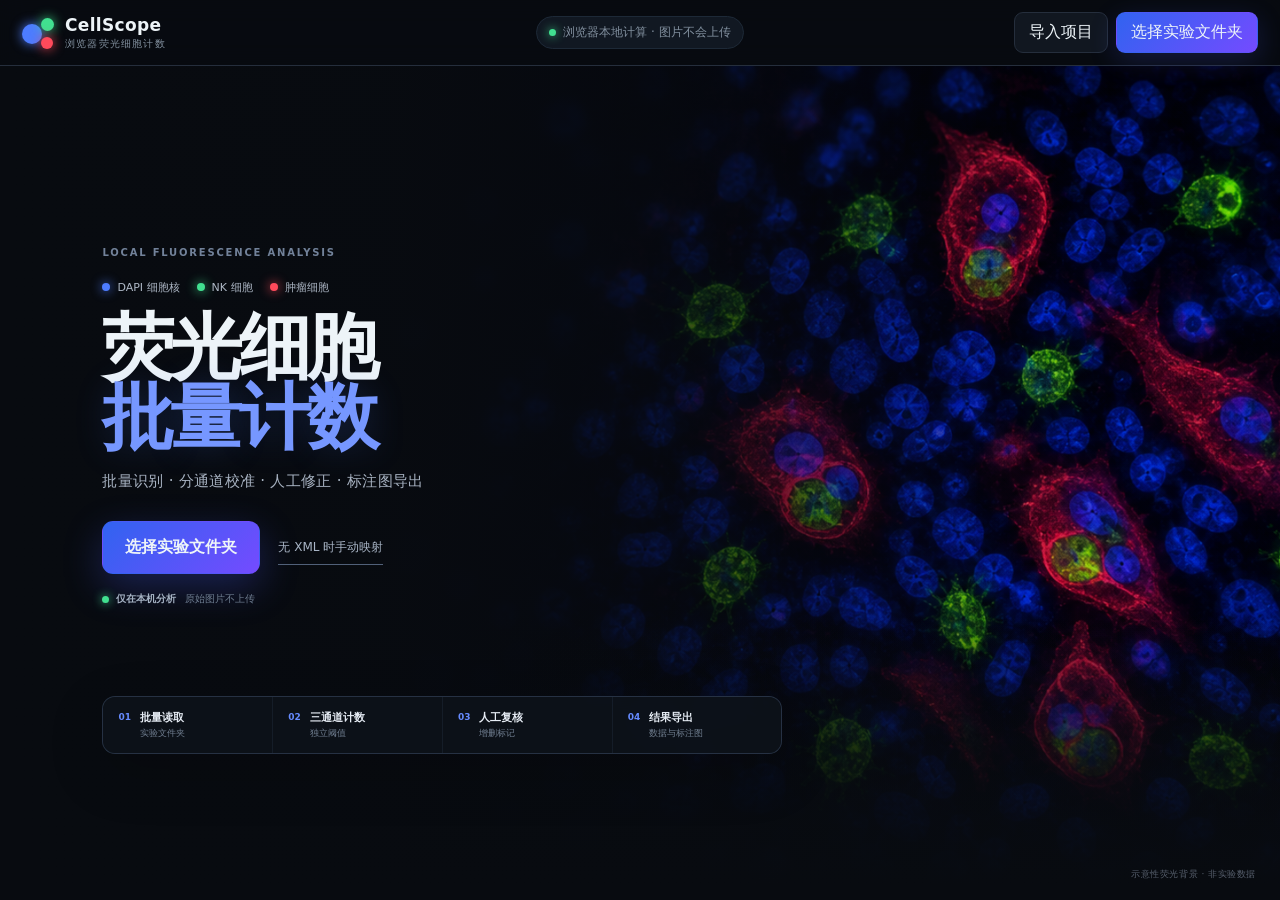
<file: index.html>
<!doctype html>
<html lang="zh-CN">
<head>
  <meta charset="utf-8">
  <meta name="viewport" content="width=device-width, initial-scale=1">
  <meta name="color-scheme" content="dark">
  <meta http-equiv="Content-Security-Policy" content="default-src 'self'; script-src 'self'; style-src 'self' 'unsafe-inline'; img-src 'self' data: blob:; worker-src 'self' blob:; connect-src 'self'">
  <title>CellScope · 浏览器细胞计数</title>
  <link rel="icon" href="data:,">
  <link rel="stylesheet" href="static/styles.css?v=20260901-dapi-calibration1">
  <link rel="stylesheet" href="browser.css?v=20260901-dapi-calibration1">
</head>
<body>
  <header class="topbar">
    <div class="brand">
      <span class="brand-mark" aria-hidden="true"><i></i><i></i><i></i></span>
      <div><strong>CellScope</strong><small>浏览器荧光细胞计数</small></div>
    </div>
    <div class="privacy-pill"><span></span>浏览器本地计算 · 图片不会上传</div>
    <div class="top-actions">
      <label class="button ghost file-button">导入项目<input id="projectInput" type="file" accept=".json"></label>
      <label class="button primary file-button">选择实验文件夹<input id="folderInput" type="file" webkitdirectory multiple accept=".tif,.tiff,.png,.jpg,.jpeg,.xml"></label>
    </div>
  </header>

  <main id="appShell" class="app-shell empty">
    <section id="welcome" class="welcome">
      <img class="welcome-micrograph" src="static/assets/cellscope-fluorescence-hero.png" alt="" aria-hidden="true">
      <div class="welcome-content">
        <div class="eyebrow">LOCAL FLUORESCENCE ANALYSIS</div>
        <div class="biology-legend" aria-label="默认荧光通道">
          <span><i class="blue"></i>DAPI 细胞核</span>
          <span><i class="green"></i>NK 细胞</span>
          <span><i class="red"></i>肿瘤细胞</span>
        </div>
        <h1>荧光细胞<br><em>批量计数</em></h1>
        <p>批量识别 · 分通道校准 · 人工修正 · 标注图导出</p>
        <div class="welcome-actions">
          <label class="button primary large file-button">选择实验文件夹<input id="welcomeFolderInput" type="file" webkitdirectory multiple accept=".tif,.tiff,.png,.jpg,.jpeg,.xml"></label>
          <button class="welcome-link" id="mappingToggleBtn">无 XML 时手动映射</button>
        </div>
        <div class="local-assurance"><span></span><strong>仅在本机分析</strong>原始图片不上传</div>
      </div>
      <div id="mappingPanel" class="mapping-panel hidden">
        <label><span class="dot blue"></span>DAPI 后缀<input id="suffixDapi" value="_ch00"></label>
        <label><span class="dot green"></span>NK 后缀<input id="suffixNk" value="_ch01"></label>
        <label><span class="dot red"></span>肿瘤后缀<input id="suffixTumor" value="_ch02"></label>
      </div>
      <div class="capability-rail" aria-label="分析流程">
        <span><b>01</b><i>批量读取</i><small>实验文件夹</small></span>
        <span><b>02</b><i>三通道计数</i><small>独立阈值</small></span>
        <span><b>03</b><i>人工复核</i><small>增删标记</small></span>
        <span><b>04</b><i>结果导出</i><small>数据与标注图</small></span>
      </div>
      <small class="hero-image-note">示意性荧光背景 · 非实验数据</small>
    </section>

    <aside id="sidebar" class="sidebar hidden">
      <div class="project-heading">
        <span class="eyebrow">当前项目</span>
        <h2 id="projectName">—</h2>
        <p id="projectMeta">—</p>
        <div id="channelMappingSummary" class="channel-mapping-summary">
          <strong id="channelMappingTitle">正在检查通道顺序</strong>
          <span id="channelMappingDetail">—</span>
        </div>
      </div>
      <div class="sidebar-label">选择要批量处理的文件夹</div>
      <div class="group-selection-actions">
        <span id="selectedGroupCount">0 个已选</span>
        <button id="selectAllGroupsBtn">全选</button>
        <button id="clearGroupsBtn">清空</button>
      </div>
      <div id="groupList" class="group-list"></div>
    </aside>

    <section id="workspace" class="workspace hidden">
      <div class="workspace-toolbar">
        <div>
          <span class="eyebrow" id="currentGroupLabel">实验组</span>
          <h2 id="currentViewLabel">请选择视野</h2>
        </div>
        <div class="channel-tabs" id="channelTabs">
          <button data-channel="overlay" class="active">合并</button>
          <button data-channel="dapi"><span class="dot blue"></span><span id="viewerLabelDapi">DAPI</span></button>
          <button data-channel="nk"><span class="dot green"></span><span id="viewerLabelNk">NK</span></button>
          <button data-channel="tumor"><span class="dot red"></span><span id="viewerLabelTumor">肿瘤</span></button>
        </div>
        <div class="viewer-actions">
          <button class="icon-button text compare-button" id="compareBtn" title="并排查看两个视野">双视野比较</button>
          <div class="inspection-tabs" id="inspectionTabs">
            <button data-inspection="original" class="active">原图＋真实轮廓</button>
            <button data-inspection="binary">二值核对图</button>
          </div>
          <button class="icon-button" id="zoomOutBtn" title="缩小">−</button>
          <span id="zoomLabel">100%</span>
          <button class="icon-button" id="zoomInBtn" title="放大">＋</button>
          <button class="icon-button text" id="fitBtn">适应</button>
          <button class="icon-button text" id="centerBtn" title="保留当前倍率并让图片回到视野中心">居中</button>
          <button class="icon-button text" id="undoBtn" title="撤销上一次人工修正" disabled>撤销</button>
          <button class="icon-button text" id="redoBtn" title="重做上一次人工修正" disabled>重做</button>
          <span id="autosaveStatus" class="autosave-status">自动保存待命</span>
        </div>
      </div>

      <div id="viewer" class="viewer">
        <div id="imageStage" class="image-stage">
          <canvas id="imageCanvas"></canvas>
          <canvas id="overlayCanvas"></canvas>
        </div>
        <button id="previousViewBtn" class="viewer-nav previous" title="当前文件夹上一张（键盘 ←）" aria-label="当前文件夹上一张"><b>‹</b><span>上一张</span></button>
        <button id="nextViewBtn" class="viewer-nav next" title="当前文件夹下一张（键盘 →）" aria-label="当前文件夹下一张"><span>下一张</span><b>›</b></button>
        <div id="viewPositionBadge" class="view-position-badge">0 / 0</div>
        <div id="viewerEmpty" class="viewer-empty">选择左侧视野以查看图像</div>
        <div id="decodeBusy" class="decode-busy hidden"><i></i><span>正在读取本地图片…</span></div>
        <div class="legend">
          <button data-class="dapi" class="active"><span class="blue"></span><span id="legendLabelDapi">DAPI</span></button>
          <button data-class="nk" class="active"><span class="green"></span><span id="legendLabelNk">NK</span></button>
          <button data-class="tumor" class="active"><span class="red"></span><span id="legendLabelTumor">肿瘤</span></button>
          <button id="labelsToggle" class="active">显示编号</button>
        </div>
      </div>

      <div id="cellReviewBar" class="review-bar">
        <div class="review-mode">
          <span>人工复核</span>
          <button id="selectModeBtn" class="active">选择标记</button>
          <button id="addModeBtn">添加细胞</button>
          <button id="deleteModeBtn" class="delete" title="点击错误识别的轮廓或编号即可删除">删除细胞</button>
          <button id="panModeBtn" title="也可按住空格再左键拖动，或直接用鼠标中键拖动">拖拽图片</button>
        </div>
        <div class="selection-actions">
          <span id="selectionHint">点击标记后可删除；添加会计入当前类别</span>
          <button id="confirmDetectionBtn" disabled>确认保留</button>
          <button id="nextReviewBtn">下一个待复核</button>
          <button id="deleteDetectionBtn" class="danger">删除</button>
        </div>
      </div>

      <div class="results-panel">
        <div class="panel-heading">
          <div><span class="eyebrow">RESULTS</span><h3>批量结果</h3></div>
          <div class="results-actions">
            <button class="button ghost" id="annotatedBtn">保存当前标注图</button>
            <button class="button ghost" id="excelBtn">下载 Excel</button>
            <button class="button primary" id="exportBtn">完整导出（Excel + 标注图）</button>
          </div>
        </div>
        <div class="table-wrap">
          <table>
            <thead><tr><th>实验组 / 视野</th><th id="resultHeaderDapi">DAPI 核 / 细胞</th><th id="resultHeaderNk">NK</th><th id="resultHeaderTumor">肿瘤</th><th id="resultHeaderDapiMinusNk">DAPI细胞-NK</th><th>待复核</th><th>修正</th><th>处理进度</th></tr></thead>
            <tbody id="resultsBody"></tbody>
          </table>
        </div>
      </div>
    </section>

    <aside id="controlPanel" class="control-panel hidden">
      <div class="control-head">
        <div><span class="eyebrow">ANALYSIS PROFILE</span><h2>分析参数</h2></div>
        <span id="pixelSizeBadge" class="unit-badge">0.218 µm/px</span>
      </div>
      <div class="target-picker" id="targetPicker">
        <button data-target="dapi" class="active"><span class="dot blue"></span><span id="targetLabelDapi">DAPI</span></button>
        <button data-target="nk"><span class="dot green"></span><span id="targetLabelNk">NK</span></button>
        <button data-target="tumor"><span class="dot red"></span><span id="targetLabelTumor">肿瘤</span></button>
      </div>
      <details class="channel-name-editor">
        <summary>修改三条通道的显示名称</summary>
        <div class="channel-name-fields">
          <label><span class="dot blue"></span><input id="channelNameDapi" value="DAPI" maxlength="30" aria-label="蓝色通道名称"></label>
          <label><span class="dot green"></span><input id="channelNameNk" value="NK" maxlength="30" aria-label="绿色通道名称"></label>
          <label><span class="dot red"></span><input id="channelNameTumor" value="肿瘤" maxlength="30" aria-label="红色通道名称"></label>
        </div>
        <p>只修改页面和导出结果中的名称，不改变 ch00 / ch01 / ch02 文件配对。</p>
        <button id="saveChannelNamesBtn">保存通道名称</button>
      </details>
      <details class="learning-panel">
        <summary>本地纠正学习</summary>
        <p>“标记正确”和“删除误识别”会成为当前通道的训练样本。样本只保存数值特征，不保存或上传图片。</p>
        <div id="learningStatus" class="learning-status">当前通道：尚无训练样本</div>
        <div class="learning-actions">
          <button id="exportLearningBtn">导出学习配置</button>
          <label>导入学习配置<input id="importLearningInput" type="file" accept="application/json,.json"></label>
        </div>
      </details>
      <div class="profile-scope">
        <span>当前预设</span><strong id="profileGroup">—</strong>
        <button id="applyAllBtn">应用到全部组</button>
      </div>

      <details open>
        <summary><span id="targetDot" class="dot blue"></span><span id="targetParameterTitle">DAPI 独立计数参数</span></summary>
        <div class="fields">
          <label class="full">计数方式<select id="analysisMode"><option value="particles">独立颗粒切割</option><option value="nucleus_guided">细胞实例（DAPI 核校验，推荐）</option></select></label>
          <label class="full particle-only">阈值模式<select id="thresholdMode"><option value="manual">手动范围</option><option value="auto">Otsu 自动</option></select></label>
          <label class="particle-only">下限<input id="thresholdLow" type="number" min="0" max="255"></label>
          <label class="particle-only">上限<input id="thresholdHigh" type="number" min="0" max="255"></label>
          <label class="particle-only">自动阈值系数 <small>仅 Otsu</small><input id="autoThresholdFactor" type="number" min="0.5" max="1.5" step="0.05"></label>
          <label class="particle-only">最小实心度<input id="minSolidity" type="number" min="0" max="1" step="0.01"></label>
          <label class="particle-only">最小面积 <small>px²</small><input id="minArea" type="number" min="1"></label>
          <label class="particle-only">最大面积 <small>px²</small><input id="maxArea" type="number" min="1"></label>
          <label class="particle-only">最小圆度<input id="minCircularity" type="number" min="0" max="1" step="0.01"></label>
          <label class="particle-only">最大圆度<input id="maxCircularity" type="number" min="0" max="1" step="0.01"></label>
          <label class="particle-only">平滑半径<input id="gaussianSigma" type="number" min="0" max="5" step="1"></label>
          <label class="particle-only">分水岭抑制 <small>越大切得越少</small><input id="watershedDistance" type="number" min="1"></label>
          <label class="full guided-only hidden">信号阈值<select id="signalThresholdMode"><option value="auto">自动残差阈值（推荐）</option><option value="manual">手动固定阈值</option></select></label>
          <label class="guided-only hidden">最小信号差 <small>自动模式的下限</small><input id="signalThreshold" type="number" min="0" max="255"></label>
          <label class="guided-only hidden">阳性像素比例<input id="positiveFraction" type="number" min="0" max="1" step="0.01"></label>
          <label class="guided-only hidden">核周范围 <small>µm</small><input id="ringRadiusUm" type="number" min="0" max="30" step="0.1"></label>
          <label class="guided-only hidden">MAD 倍数 <small>抑制高背景</small><input id="signalMadMultiplier" type="number" min="0" max="12" step="0.1"></label>
          <label class="guided-only hidden">最小连通信号块 <small>µm²</small><input id="minSignalBlockUm2" type="number" min="0" max="100" step="0.1"></label>
        </div>
        <p id="areaConversion" class="parameter-note particle-only">400 px² ≈ 19.0 µm²</p>
        <p class="parameter-note particle-only">核被切碎时调高；粘连核未拆开时调低。建议先在 8–16 之间微调。</p>
        <p class="parameter-note guided-only hidden">自动模式会从当前整张图的背景校正残差信号计算阈值，再用局部中位数＋MAD 抑制高背景；随后把连续红/绿信号整理为独立 Cell-ID。多核、过大或触边对象保留计数并以黄色标为待复核。</p>
      </details>

      <button class="button sample-button" id="randomSampleBtn">随机抽取当前组一张预跑</button>
      <button class="button save-profile" id="saveProfileBtn">保存当前类别参数</button>
      <div class="count-cards">
        <article><span id="countLabelDapi">DAPI 核数 / 推算细胞</span><strong id="countDapi">—</strong></article>
        <article class="nk"><span id="countLabelNk">NK 总数</span><strong id="countNk">—</strong></article>
        <article class="tumor"><span id="countLabelTumor">肿瘤 总数</span><strong id="countTumor">—</strong></article>
        <article class="review"><span><b id="currentTargetName">DAPI</b> 待复核</span><strong id="countReview">0</strong></article>
      </div>
      <div class="batch-actions">
        <button class="button primary" id="analyzeCurrentBtn">预跑当前图片</button>
        <button class="button ghost" id="analyzeGroupBtn">批量当前组</button>
        <button class="button ghost full" id="analyzeAllBtn">批量全部视野（当前类别）</button>
        <button class="button ghost full" id="resumeBtn">继续当前类别未完成视野</button>
      </div>
      <div id="jobPanel" class="job-panel hidden">
        <div><span id="jobTitle">正在分析</span><b id="jobPercent">0%</b></div>
        <div class="progress"><i id="jobProgress"></i></div>
        <p id="jobCurrent">准备中…</p>
        <button id="cancelBtn">停止批处理</button>
      </div>
      <p id="calibrationWarning" class="calibration-warning">推荐顺序：选择 DAPI → 随机预跑 → 保存阈值 → 批量；然后对 NK、肿瘤分别重复。三类参数互不覆盖。</p>
    </aside>
  </main>

  <div id="toast" class="toast"></div>
  <section id="compareDialog" class="compare-dialog hidden" aria-label="双视野并排比较">
    <header class="compare-header">
      <div>
        <span class="eyebrow">SIDE-BY-SIDE REVIEW</span>
        <h2>双视野并排比较</h2>
      </div>
      <div class="compare-global-actions">
        <label><input id="compareSync" type="checkbox" checked> 同步缩放与拖拽</label>
        <button id="compareFitBtn">两侧适应</button>
        <button id="compareSwapBtn">交换左右</button>
        <button id="compareCloseBtn" class="danger">关闭</button>
      </div>
    </header>
    <div class="compare-grid">
      <article class="compare-pane" data-side="left">
        <div class="compare-pane-toolbar">
          <select id="compareLeftView" aria-label="左侧视野"></select>
          <select id="compareLeftChannel" aria-label="左侧通道">
            <option value="overlay">合并图</option><option value="dapi">DAPI</option>
            <option value="nk">NK</option><option value="tumor">肿瘤</option>
          </select>
          <span id="compareLeftZoom">100%</span>
        </div>
        <div id="compareLeftViewer" class="compare-viewer">
          <div id="compareLeftStage" class="compare-stage">
            <canvas id="compareLeftImage"></canvas><canvas id="compareLeftOverlay"></canvas>
          </div>
          <div id="compareLeftEmpty" class="compare-empty">请选择视野</div>
          <div id="compareLeftStats" class="compare-stats"></div>
        </div>
      </article>
      <article class="compare-pane" data-side="right">
        <div class="compare-pane-toolbar">
          <select id="compareRightView" aria-label="右侧视野"></select>
          <select id="compareRightChannel" aria-label="右侧通道">
            <option value="overlay">合并图</option><option value="dapi">DAPI</option>
            <option value="nk">NK</option><option value="tumor">肿瘤</option>
          </select>
          <span id="compareRightZoom">100%</span>
        </div>
        <div id="compareRightViewer" class="compare-viewer">
          <div id="compareRightStage" class="compare-stage">
            <canvas id="compareRightImage"></canvas><canvas id="compareRightOverlay"></canvas>
          </div>
          <div id="compareRightEmpty" class="compare-empty">请选择视野</div>
          <div id="compareRightStats" class="compare-stats"></div>
        </div>
      </article>
    </div>
    <footer class="compare-help">滚轮缩放 · 左键拖拽 · 双击适应窗口；同步模式按相同图像坐标对齐，适合比较同尺寸视野。</footer>
  </section>
  <script src="static/vendor/UTIF.min.js?v=20260901-dapi-calibration1"></script>
  <script src="browser-learning.js?v=20260901-dapi-calibration1"></script>
  <script src="browser-app.js?v=20260901-dapi-calibration1"></script>
</body>
</html>
</file>
<file: static/styles.css>
:root {
  --bg: #080b10;
  --panel: #0e131b;
  --panel-2: #121925;
  --line: #252e3c;
  --text: #edf4f8;
  --muted: #82909f;
  --blue: #4d7cff;
  --green: #41e090;
  --red: #ff4a5b;
  --amber: #ffbe48;
  --cyan: #47bdff;
  --radius: 14px;
}
* { box-sizing: border-box; }
html, body { margin: 0; min-height: 100%; background: var(--bg); color: var(--text); font-family: Inter, "Microsoft YaHei UI", "PingFang SC", system-ui, sans-serif; }
button, input, select { font: inherit; }
button { color: inherit; }
.hidden { display: none !important; }
.topbar { height: 66px; display: flex; align-items: center; padding: 0 22px; border-bottom: 1px solid var(--line); background: rgba(8, 11, 16, .94); position: sticky; top: 0; z-index: 20; backdrop-filter: blur(12px); }
.brand { display: flex; gap: 11px; align-items: center; min-width: 280px; }
.brand strong { display: block; font-size: 17px; letter-spacing: .02em; }
.brand small { display: block; color: var(--muted); margin-top: 2px; font-size: 10px; letter-spacing: .12em; text-transform: uppercase; }
.brand-mark { position: relative; width: 32px; height: 32px; display: block; }
.brand-mark i { position: absolute; border-radius: 50%; filter: drop-shadow(0 0 6px currentColor); }
.brand-mark i:nth-child(1) { width: 20px; height: 20px; left: 0; top: 7px; color: var(--blue); background: currentColor; }
.brand-mark i:nth-child(2) { width: 13px; height: 13px; right: 0; top: 1px; color: var(--green); background: currentColor; }
.brand-mark i:nth-child(3) { width: 12px; height: 12px; right: 1px; bottom: 0; color: var(--red); background: currentColor; }
.privacy-pill { color: var(--muted); font-size: 12px; margin: auto; background: #111822; border: 1px solid #1d2937; padding: 7px 12px; border-radius: 999px; }
.privacy-pill span { display: inline-block; width: 7px; height: 7px; border-radius: 50%; background: var(--green); margin-right: 7px; box-shadow: 0 0 10px var(--green); }
.top-actions { min-width: 280px; display: flex; justify-content: flex-end; gap: 8px; }
.button { border: 1px solid var(--line); background: #141b25; color: var(--text); padding: 9px 14px; border-radius: 9px; cursor: pointer; transition: .2s; }
.button:hover { border-color: #435065; transform: translateY(-1px); }
.button.primary { background: linear-gradient(135deg, #3163f0, #744bff); border-color: transparent; box-shadow: 0 8px 28px rgba(75, 92, 255, .2); }
.button.ghost { background: #111720; }
.button.large { padding: 13px 19px; font-weight: 650; }
.app-shell { min-height: calc(100vh - 66px); }
.welcome { min-height: calc(100vh - 66px); padding: clamp(58px, 9vh, 100px) 8vw 46px; position: relative; overflow: hidden; display: flex; flex-direction: column; justify-content: center; isolation: isolate; }
.welcome::before { content: ""; position: absolute; inset: 0; z-index: -1; background: linear-gradient(90deg, #080b10 0%, rgba(8,11,16,.97) 31%, rgba(8,11,16,.74) 51%, rgba(8,11,16,.08) 82%), linear-gradient(0deg, rgba(8,11,16,.86), transparent 35%); pointer-events: none; }
.welcome::after { content: ""; position: absolute; inset: auto 0 0; height: 34%; z-index: -1; background: linear-gradient(0deg, #080b10 5%, transparent); pointer-events: none; }
.welcome-micrograph { position: absolute; inset: 0 0 0 auto; z-index: -2; width: 100%; height: 100%; object-fit: cover; object-position: center; opacity: .92; }
.welcome-content { width: min(590px, 48vw); }
.eyebrow { color: #72829a; font-weight: 700; font-size: 10px; letter-spacing: .18em; text-transform: uppercase; }
.biology-legend { display: flex; gap: 17px; margin-top: 22px; color: #aeb8c6; font-size: 11px; }
.biology-legend span { display: inline-flex; align-items: center; gap: 7px; }
.biology-legend i { width: 8px; height: 8px; border-radius: 50%; background: currentColor; box-shadow: 0 0 11px currentColor; }
.biology-legend i.blue { color: #4d7cff; }
.biology-legend i.green { color: #41e090; }
.biology-legend i.red { color: #ff4a5b; }
.welcome h1 { font-size: clamp(48px, 5.6vw, 84px); line-height: .98; margin: 17px 0 20px; letter-spacing: -.055em; }
.welcome h1 em { color: #7697ff; font-style: normal; text-shadow: 0 0 34px rgba(77,124,255,.19); }
.welcome-content > p { margin: 0; color: #a7b2c1; font-size: 15px; letter-spacing: .02em; }
.welcome-actions { display: flex; align-items: center; gap: 18px; margin-top: 30px; }
.welcome-actions .button.primary { padding: 15px 22px; border-radius: 11px; box-shadow: 0 13px 38px rgba(75,92,255,.28); }
.welcome-link { padding: 8px 0; border: 0; border-bottom: 1px solid #516079; background: transparent; color: #a9b5c6; font-size: 12px; cursor: pointer; }
.welcome-link:hover { color: white; border-color: #8da5cf; }
.local-assurance { display: flex; align-items: center; gap: 7px; margin-top: 18px; color: #6f7e91; font-size: 10px; }
.local-assurance span { width: 7px; height: 7px; border-radius: 50%; background: var(--green); box-shadow: 0 0 10px var(--green); }
.local-assurance strong { color: #a6b3c4; font-weight: 600; margin-right: 2px; }
.mapping-panel { position: relative; z-index: 2; display: flex; gap: 12px; background: rgba(16,22,32,.94); border: 1px solid var(--line); padding: 14px; border-radius: 12px; width: fit-content; margin-top: 16px; backdrop-filter: blur(12px); }
.mapping-panel label { font-size: 11px; color: var(--muted); }
.mapping-panel input { display: block; margin-top: 7px; width: 130px; background: #090d13; border: 1px solid var(--line); color: white; padding: 8px; border-radius: 7px; }
.capability-rail { display: grid; grid-template-columns: repeat(4, minmax(125px, 1fr)); width: min(680px, 62vw); gap: 1px; margin-top: clamp(52px, 10vh, 100px); border: 1px solid rgba(46,59,78,.72); border-radius: 13px; overflow: hidden; background: rgba(28,38,52,.7); box-shadow: 0 18px 55px rgba(0,0,0,.18); backdrop-filter: blur(12px); }
.capability-rail span { display: grid; grid-template-columns: auto 1fr; gap: 0 9px; padding: 13px 15px; background: rgba(10,15,22,.81); }
.capability-rail b { grid-row: 1 / 3; color: #668bff; font-size: 9px; line-height: 1.6; }
.capability-rail i { color: #e7edf5; font-size: 11px; font-style: normal; font-weight: 650; white-space: nowrap; }
.capability-rail small { color: #707e90; font-size: 9px; margin-top: 2px; white-space: nowrap; }
.hero-image-note { position: absolute; right: 24px; bottom: 19px; color: rgba(159,173,193,.52); font-size: 9px; letter-spacing: .06em; }
.app-shell:not(.empty) { display: grid; grid-template-columns: 250px minmax(580px, 1fr) 340px; }
.sidebar, .control-panel { background: var(--panel); min-height: calc(100vh - 66px); }
.sidebar { border-right: 1px solid var(--line); padding: 20px 13px; }
.project-heading { padding: 7px 9px 18px; border-bottom: 1px solid var(--line); }
.project-heading h2 { font-size: 15px; margin: 7px 0; white-space: nowrap; overflow: hidden; text-overflow: ellipsis; }
.project-heading p { margin: 0; font-size: 11px; color: var(--muted); }
.sidebar-label { color: var(--muted); font-size: 10px; text-transform: uppercase; letter-spacing: .14em; margin: 20px 9px 10px; }
.group { margin-bottom: 7px; }
.group-header { width: 100%; background: transparent; border: 0; padding: 10px 9px; display: flex; align-items: center; cursor: pointer; border-radius: 8px; }
.group-header:hover { background: #141b25; }
.group-header strong { font-size: 12px; text-align: left; flex: 1; }
.group-header small { color: var(--muted); }
.view-list { padding-left: 8px; }
.view-item { border: 0; background: transparent; width: 100%; display: flex; gap: 9px; align-items: center; padding: 8px 10px; color: #8f9baa; font-size: 11px; cursor: pointer; border-radius: 7px; text-align: left; }
.view-item:hover, .view-item.active { background: #17202c; color: white; }
.status-dot { width: 7px; height: 7px; border-radius: 50%; background: #435064; flex: 0 0 auto; }
.status-dot.done { background: var(--green); box-shadow: 0 0 7px rgba(65,224,144,.5); }
.status-dot.running { background: var(--blue); animation: pulse 1s infinite; }
.status-dot.error { background: var(--red); }
@keyframes pulse { 50% { opacity: .35; } }
.workspace { background: #090d13; min-width: 0; }
.workspace-toolbar { min-height: 70px; display: grid; grid-template-columns: 1fr auto auto; align-items: center; gap: 16px; padding: 10px 18px; border-bottom: 1px solid var(--line); }
.workspace-toolbar h2 { margin: 4px 0 0; font-size: 15px; }
.channel-tabs { background: #111720; border: 1px solid var(--line); border-radius: 9px; padding: 3px; display: flex; }
.channel-tabs button { border: 0; background: transparent; color: var(--muted); padding: 7px 10px; border-radius: 6px; cursor: pointer; font-size: 11px; }
.channel-tabs button.active { color: white; background: #263142; }
.dot { display: inline-block; width: 7px; height: 7px; border-radius: 50%; margin-right: 5px; }
.dot.blue { background: var(--blue); }.dot.green { background: var(--green); }.dot.red { background: var(--red); }
.viewer-actions { display: flex; align-items: center; gap: 6px; color: var(--muted); font-size: 10px; }
.icon-button { width: 28px; height: 28px; border-radius: 7px; border: 1px solid var(--line); background: #141b25; cursor: pointer; }
.icon-button.text { width: auto; padding: 0 8px; font-size: 10px; }
.viewer { height: 54vh; min-height: 430px; position: relative; overflow: hidden; background-color: #05070a; background-image: linear-gradient(#10151d 1px, transparent 1px), linear-gradient(90deg, #10151d 1px, transparent 1px); background-size: 24px 24px; }
.image-stage { position: absolute; transform-origin: center; display: none; cursor: crosshair; }
.image-stage img { display: block; width: 100%; height: 100%; object-fit: contain; user-select: none; pointer-events: none; }
.image-stage canvas { position: absolute; inset: 0; width: 100%; height: 100%; }
.viewer-empty { position: absolute; inset: 0; display: grid; place-items: center; color: #556274; font-size: 12px; }
.legend { position: absolute; left: 14px; bottom: 12px; display: flex; background: rgba(8,11,16,.85); border: 1px solid var(--line); border-radius: 8px; padding: 3px; backdrop-filter: blur(10px); }
.legend button { border: 0; background: transparent; color: #8d9aaa; font-size: 10px; padding: 6px 7px; cursor: pointer; opacity: .38; }
.legend button.active { opacity: 1; }
.legend span { display: inline-block; width: 6px; height: 6px; border-radius: 50%; margin-right: 4px; }
.legend .red { background: var(--red); }.legend .green { background: var(--green); }.legend .blue { background: var(--blue); }.legend .amber { background: var(--amber); }.legend .cyan { background: var(--cyan); }
.review-bar { min-height: 54px; border-top: 1px solid var(--line); border-bottom: 1px solid var(--line); display: flex; justify-content: space-between; align-items: center; padding: 8px 15px; gap: 14px; background: #0e141d; }
.review-mode, .selection-actions { display: flex; align-items: center; gap: 5px; font-size: 10px; }
.review-mode > span, .selection-actions > span { color: var(--muted); margin-right: 5px; }
.review-mode button, .selection-actions button { border: 1px solid var(--line); background: #151d28; padding: 6px 8px; border-radius: 6px; font-size: 10px; cursor: pointer; }
.review-mode button:disabled, .selection-actions button:disabled { opacity: .38; cursor: not-allowed; }
.review-mode button.active { border-color: var(--blue); color: #a9baff; }
.selection-actions #confirmDetectionBtn:not(:disabled), .selection-actions #nextReviewBtn { color: #ffd17b; border-color: #6e5425; }
.selection-actions button.class.red { color: #ff8793; }.selection-actions button.class.green { color: #78eaae; }.selection-actions button.class.amber { color: #ffd17b; }.selection-actions button.class.cyan { color: #7bceff; }
.selection-actions button.danger { color: #ff7884; }
.results-panel { padding: 18px; }
.panel-heading { display: flex; justify-content: space-between; align-items: center; margin-bottom: 12px; }
.panel-heading h3 { margin: 4px 0 0; font-size: 16px; }
.results-actions { display: flex; gap: 7px; align-items: center; justify-content: flex-end; flex-wrap: wrap; }
.check { color: var(--muted); font-size: 10px; margin-right: 8px; }
.table-wrap { overflow-x: auto; border: 1px solid var(--line); border-radius: 10px; }
table { width: 100%; border-collapse: collapse; font-size: 10px; }
th { color: #74849a; text-align: right; padding: 9px; background: #111821; font-weight: 600; }
th:first-child, td:first-child { text-align: left; }
td { padding: 9px; border-top: 1px solid #1d2531; text-align: right; color: #c5d0da; }
td.status-done { color: var(--green); }
td.status-error { color: var(--red); }
.control-panel { border-left: 1px solid var(--line); padding: 18px; overflow-y: auto; max-height: calc(100vh - 66px); position: sticky; top: 66px; }
.control-head { display: flex; justify-content: space-between; align-items: start; }
.control-head h2 { margin: 5px 0 0; font-size: 18px; }
.unit-badge { font-size: 9px; color: var(--muted); border: 1px solid var(--line); border-radius: 999px; padding: 5px 7px; }
.profile-scope { margin: 15px 0; border: 1px solid var(--line); background: #111821; padding: 10px; border-radius: 9px; display: grid; grid-template-columns: 1fr auto; gap: 4px; font-size: 10px; }
.profile-scope span { color: var(--muted); }.profile-scope strong { color: #9db1ff; }
.profile-scope button { grid-column: 1 / -1; border: 0; background: transparent; color: #7892ef; text-align: left; padding: 4px 0 0; cursor: pointer; font-size: 10px; }
details { border-top: 1px solid var(--line); padding: 13px 0; }
summary { list-style: none; cursor: pointer; font-size: 11px; font-weight: 700; }
summary::-webkit-details-marker { display: none; }
.fields { display: grid; grid-template-columns: 1fr 1fr; gap: 9px; margin-top: 12px; }
.fields label { color: var(--muted); font-size: 9px; }
.fields label.full { grid-column: 1 / -1; }
.fields small { color: #56657a; }
.fields input, .fields select { display: block; width: 100%; background: #090d13; border: 1px solid var(--line); color: white; padding: 7px 8px; border-radius: 6px; margin-top: 5px; font-size: 11px; }
.parameter-note { color: #68788d; font-size: 9px; margin: 8px 0 0; }
.learning-panel p { color: #68788d; font-size: 9px; line-height: 1.55; }
.learning-status { border-left: 2px solid var(--amber); padding: 7px 8px; background: #111821; color: #aeb9c8; font-size: 9px; line-height: 1.5; }
.learning-actions { display: grid; grid-template-columns: 1fr 1fr; gap: 7px; margin-top: 8px; }
.learning-actions button, .learning-actions label { border: 1px solid var(--line); background: #151d28; color: #c8d2df; padding: 7px; border-radius: 6px; font-size: 9px; text-align: center; cursor: pointer; }
.learning-actions input { display: none; }
.save-profile { width: 100%; margin: 3px 0 14px; }
.count-cards { display: grid; grid-template-columns: 1fr 1fr; gap: 7px; }
.count-cards article { background: #111821; border: 1px solid var(--line); border-left: 2px solid var(--blue); border-radius: 8px; padding: 9px; }
.count-cards article.tumor { border-left-color: var(--red); }.count-cards article.nk { border-left-color: var(--green); }.count-cards article.review { border-left-color: var(--amber); }
.count-cards span { display: block; color: var(--muted); font-size: 9px; }
.count-cards span b { color: #ffd17b; font-weight: 650; }
.count-cards strong { display: block; font-size: 20px; margin-top: 3px; }
.batch-actions { display: grid; grid-template-columns: 1fr 1fr; gap: 7px; margin-top: 13px; }
.batch-actions .full { grid-column: 1 / -1; }
.job-panel { background: #111821; border: 1px solid var(--line); padding: 10px; border-radius: 9px; margin-top: 10px; font-size: 10px; }
.job-panel > div:first-child { display: flex; justify-content: space-between; }
.progress { height: 5px; background: #232c39; border-radius: 5px; margin: 8px 0; overflow: hidden; }
.progress i { display: block; height: 100%; width: 0; background: linear-gradient(90deg, var(--blue), #7e5fff); }
.job-panel p { color: var(--muted); white-space: nowrap; overflow: hidden; text-overflow: ellipsis; }
.job-panel button { border: 0; background: transparent; color: #ff6d79; padding: 0; cursor: pointer; }
.calibration-warning { color: #717e8e; font-size: 9px; line-height: 1.5; border-left: 2px solid var(--amber); padding-left: 8px; margin-top: 14px; }
.toast { position: fixed; right: 22px; bottom: 22px; background: #171f2b; border: 1px solid #344155; border-radius: 10px; padding: 11px 15px; font-size: 11px; box-shadow: 0 14px 40px rgba(0,0,0,.4); opacity: 0; transform: translateY(10px); pointer-events: none; transition: .2s; z-index: 100; max-width: 420px; }
.toast.show { opacity: 1; transform: translateY(0); }
.toast.error { border-color: #71333b; color: #ff9ca5; }
@media (max-width: 1220px) {
  .app-shell:not(.empty) { grid-template-columns: 210px minmax(520px, 1fr) 310px; }
  .privacy-pill { display: none; }
  .workspace-toolbar { grid-template-columns: 1fr auto; }
  .channel-tabs { grid-row: 2; grid-column: 1 / -1; justify-self: start; }
}
@media (max-width: 900px) {
  .app-shell:not(.empty) { grid-template-columns: 190px 1fr; }
  .control-panel { grid-column: 1 / -1; position: static; max-height: none; }
  .top-actions, .brand { min-width: auto; }
  .welcome { padding-left: 7vw; padding-right: 7vw; }
  .welcome-content { width: min(620px, 72vw); }
  .welcome::before { background: linear-gradient(90deg, #080b10 0%, rgba(8,11,16,.94) 48%, rgba(8,11,16,.35)), linear-gradient(0deg, #080b10 3%, transparent 40%); }
  .capability-rail { width: min(620px, 82vw); grid-template-columns: repeat(2, 1fr); }
}
@media (max-width: 620px) {
  .topbar { padding: 0 14px; }
  .topbar .top-actions .file-button { display: none; }
  .brand small { display: none; }
  .welcome { min-height: calc(100vh - 66px); justify-content: flex-start; padding: 58px 22px 38px; }
  .welcome-micrograph { opacity: .44; object-position: 62% center; }
  .welcome::before { background: linear-gradient(90deg, rgba(8,11,16,.98), rgba(8,11,16,.56)), linear-gradient(0deg, #080b10 9%, transparent 55%); }
  .welcome-content { width: 100%; }
  .biology-legend { flex-wrap: wrap; gap: 10px 14px; }
  .welcome h1 { font-size: clamp(43px, 14vw, 64px); }
  .welcome-content > p { font-size: 13px; line-height: 1.65; }
  .welcome-actions { align-items: flex-start; flex-direction: column; gap: 8px; margin-top: 24px; }
  .mapping-panel { flex-direction: column; width: 100%; }
  .mapping-panel input { width: 100%; }
  .capability-rail { width: 100%; grid-template-columns: repeat(2, 1fr); margin-top: 44px; }
  .capability-rail span { padding: 11px; }
  .hero-image-note { right: 16px; bottom: 12px; }
}
</file>
<file: browser.css>
.file-button { display: inline-flex; align-items: center; justify-content: center; }
.file-button input { position: absolute; width: 1px; height: 1px; opacity: 0; pointer-events: none; }
#imageCanvas { display: block; width: 100%; height: 100%; }
.decode-busy { position: absolute; inset: 0; display: grid; place-content: center; justify-items: center; gap: 12px; background: rgba(5,7,10,.65); color: #9ba8b8; font-size: 11px; z-index: 4; backdrop-filter: blur(3px); }
.decode-busy i { width: 25px; height: 25px; border: 2px solid #2a3545; border-top-color: #6b87ff; border-radius: 50%; animation: spin .8s linear infinite; }
@keyframes spin { to { transform: rotate(360deg); } }
.status-dot.cancelled { background: #ffbe48; }
.status-dot.partial { background: #7a68ff; }
.browser-badge { color: #8fa0b6; font-size: 9px; }
.target-picker { display: grid; grid-template-columns: repeat(3, 1fr); gap: 5px; background: #0a0f16; border: 1px solid var(--line); padding: 4px; border-radius: 10px; margin: 15px 0 9px; }
.target-picker button { border: 0; background: transparent; color: #77869a; padding: 9px 5px; border-radius: 7px; cursor: pointer; font-size: 10px; }
.target-picker button.active { background: #202a39; color: white; box-shadow: inset 0 0 0 1px #344155; }
.group-selection-actions { display: flex; align-items: center; gap: 5px; margin: -3px 8px 8px; }
.group-selection-actions span { flex: 1; color: #718096; font-size: 9px; }
.group-selection-actions button { border: 1px solid #293547; border-radius: 5px; background: #101722; color: #91a0b4; padding: 4px 7px; cursor: pointer; font-size: 9px; }
.channel-mapping-summary { margin-top: 11px; padding: 8px; border: 1px solid #285645; border-radius: 8px; background: #0c1b18; }
.channel-mapping-summary strong,.channel-mapping-summary span { display: block; }
.channel-mapping-summary strong { color: #70dda7; font-size: 9px; }
.channel-mapping-summary span { margin-top: 4px; color: #9bada8; font-size: 8px; line-height: 1.5; }
.channel-mapping-summary.warning { border-color: #66512b; background: #20190f; }
.channel-mapping-summary.warning strong { color: #ffcf78; }
.group-header { cursor: default; gap: 7px; }
.group-select { display: grid; place-items: center; cursor: pointer; }
.group-select input { width: 14px; height: 14px; accent-color: #6c7cff; cursor: pointer; }
.group-toggle { min-width: 0; flex: 1; display: flex; align-items: center; gap: 8px; border: 0; background: transparent; color: inherit; padding: 0; cursor: pointer; }
.group-toggle strong { overflow: hidden; text-overflow: ellipsis; white-space: nowrap; }
.channel-name-editor { margin: 0 0 10px; padding: 8px 10px; border: 1px solid var(--line); border-radius: 9px; background: #0d131c; }
.channel-name-editor summary { cursor: pointer; color: #91a0b4; font-size: 10px; }
.channel-name-fields { display: grid; grid-template-columns: repeat(3, 1fr); gap: 5px; margin-top: 9px; }
.channel-name-fields label { display: flex; align-items: center; gap: 4px; }
.channel-name-fields input { min-width: 0; width: 100%; padding: 7px 6px; border: 1px solid #293547; border-radius: 6px; background: #090e15; color: white; font-size: 10px; }
.channel-name-editor p { margin: 7px 0; color: #657489; font-size: 9px; line-height: 1.5; }
.channel-name-editor > button { width: 100%; padding: 7px; border: 1px solid #34445d; border-radius: 6px; background: #182235; color: #b8c7dc; cursor: pointer; font-size: 9px; }
.sample-button { width: 100%; margin: 3px 0 7px; border-color: #3f5490; color: #b7c5ff; background: #151d31; }
.inspection-tabs { display: flex; background: #111720; border: 1px solid var(--line); border-radius: 7px; padding: 2px; margin-right: 4px; }
.inspection-tabs button { border: 0; background: transparent; color: #77869a; padding: 6px 8px; border-radius: 5px; cursor: pointer; font-size: 9px; }
.inspection-tabs button.active { background: #2a3547; color: white; }
#labelsToggle { border-left: 1px solid #2b3543; margin-left: 2px; }
.viewer { touch-action: none; }
.image-stage { transform-origin: 0 0; }
.viewer.pan-ready, .viewer.pan-ready .image-stage { cursor: grab; }
.viewer.is-panning, .viewer.is-panning .image-stage { cursor: grabbing; }
.viewer.is-panning canvas { pointer-events: none; }
.viewer-nav { position: absolute; top: 50%; z-index: 5; display: flex; align-items: center; gap: 5px; min-width: 38px; min-height: 54px; padding: 8px 7px; border: 1px solid #334055; border-radius: 9px; background: rgba(13,19,28,.88); color: #d7e0ec; cursor: pointer; transform: translateY(-50%); backdrop-filter: blur(8px); opacity: .68; transition: opacity .15s,border-color .15s,background .15s; }
.viewer-nav:hover { opacity: 1; border-color: #6781d2; background: rgba(25,35,52,.95); }
.viewer-nav.previous { left: 12px; }
.viewer-nav.next { right: 12px; }
.viewer-nav b { font-size: 25px; line-height: 1; font-weight: 400; }
.viewer-nav span { display: none; font-size: 9px; white-space: nowrap; }
.viewer-nav:hover span { display: inline; }
.viewer-nav:disabled { cursor: not-allowed; opacity: .18; border-color: #28313f; }
.viewer-nav:disabled span { display: none; }
.view-position-badge { position: absolute; z-index: 5; top: 12px; left: 50%; padding: 4px 8px; border: 1px solid #2c3747; border-radius: 999px; background: rgba(8,12,18,.78); color: #8f9eb1; font-size: 9px; transform: translateX(-50%); pointer-events: none; backdrop-filter: blur(8px); }
.compare-button { border-color: #40558c; color: #b9c7ff; }
.autosave-status { min-width: 62px; color: #65758b; font-size: 8px; text-align: right; }
.autosave-status.saving { color: #ffca68; }
.autosave-status.saved { color: #62dca1; }
.compare-dialog { position: fixed; inset: 0; z-index: 50; display: grid; grid-template-rows: auto 1fr auto; background: #080c12; }
.compare-header { min-height: 66px; display: flex; align-items: center; justify-content: space-between; gap: 20px; padding: 11px 18px; border-bottom: 1px solid var(--line); background: #0d131c; }
.compare-header h2 { margin: 4px 0 0; font-size: 16px; }
.compare-global-actions, .compare-pane-toolbar { display: flex; align-items: center; gap: 8px; }
.compare-global-actions label { color: #a5b2c3; font-size: 10px; }
.compare-global-actions input { accent-color: #6c7cff; vertical-align: middle; }
.compare-global-actions button, .compare-pane-toolbar select { border: 1px solid #2d394b; border-radius: 7px; background: #151d28; color: #c8d2e0; padding: 7px 9px; font-size: 10px; }
.compare-global-actions button { cursor: pointer; }
.compare-global-actions .danger { color: #ff9da6; border-color: #62313a; }
.compare-grid { min-height: 0; display: grid; grid-template-columns: 1fr 1fr; gap: 1px; background: #263041; }
.compare-pane { min-width: 0; min-height: 0; display: grid; grid-template-rows: auto 1fr; background: #080c12; }
.compare-pane-toolbar { min-width: 0; padding: 8px 10px; background: #101720; }
.compare-pane-toolbar select:first-child { min-width: 0; flex: 1; }
.compare-pane-toolbar span { width: 42px; color: #8d9bad; font-size: 9px; text-align: right; }
.compare-viewer { min-height: 0; position: relative; overflow: hidden; touch-action: none; cursor: grab; background-color: #05070a; background-image: linear-gradient(#10151d 1px,transparent 1px),linear-gradient(90deg,#10151d 1px,transparent 1px); background-size: 24px 24px; }
.compare-viewer.dragging { cursor: grabbing; }
.compare-stage { display: none; position: absolute; transform-origin: 0 0; }
.compare-stage canvas { position: absolute; inset: 0; width: 100%; height: 100%; pointer-events: none; }
.compare-empty { position: absolute; inset: 0; display: grid; place-items: center; color: #586679; font-size: 11px; }
.compare-stats { position: absolute; left: 12px; bottom: 12px; max-width: calc(100% - 24px); padding: 7px 9px; border: 1px solid #2a3545; border-radius: 7px; background: rgba(8,12,18,.88); color: #aeb9c8; font-size: 9px; backdrop-filter: blur(8px); pointer-events: none; }
.compare-help { padding: 7px 15px; border-top: 1px solid var(--line); color: #68778b; background: #0d131c; font-size: 9px; text-align: center; }
@media (max-width: 900px) {
  .compare-grid { grid-template-columns: 1fr; grid-template-rows: 1fr 1fr; }
  .compare-header { align-items: flex-start; }
  .compare-global-actions { flex-wrap: wrap; justify-content: flex-end; }
}
.review-mode button.delete { color: #ff8a95; }
.review-mode button.delete.active { border-color: #ff4a5b; color: #ffb0b7; background: #2a1820; }
</file>
